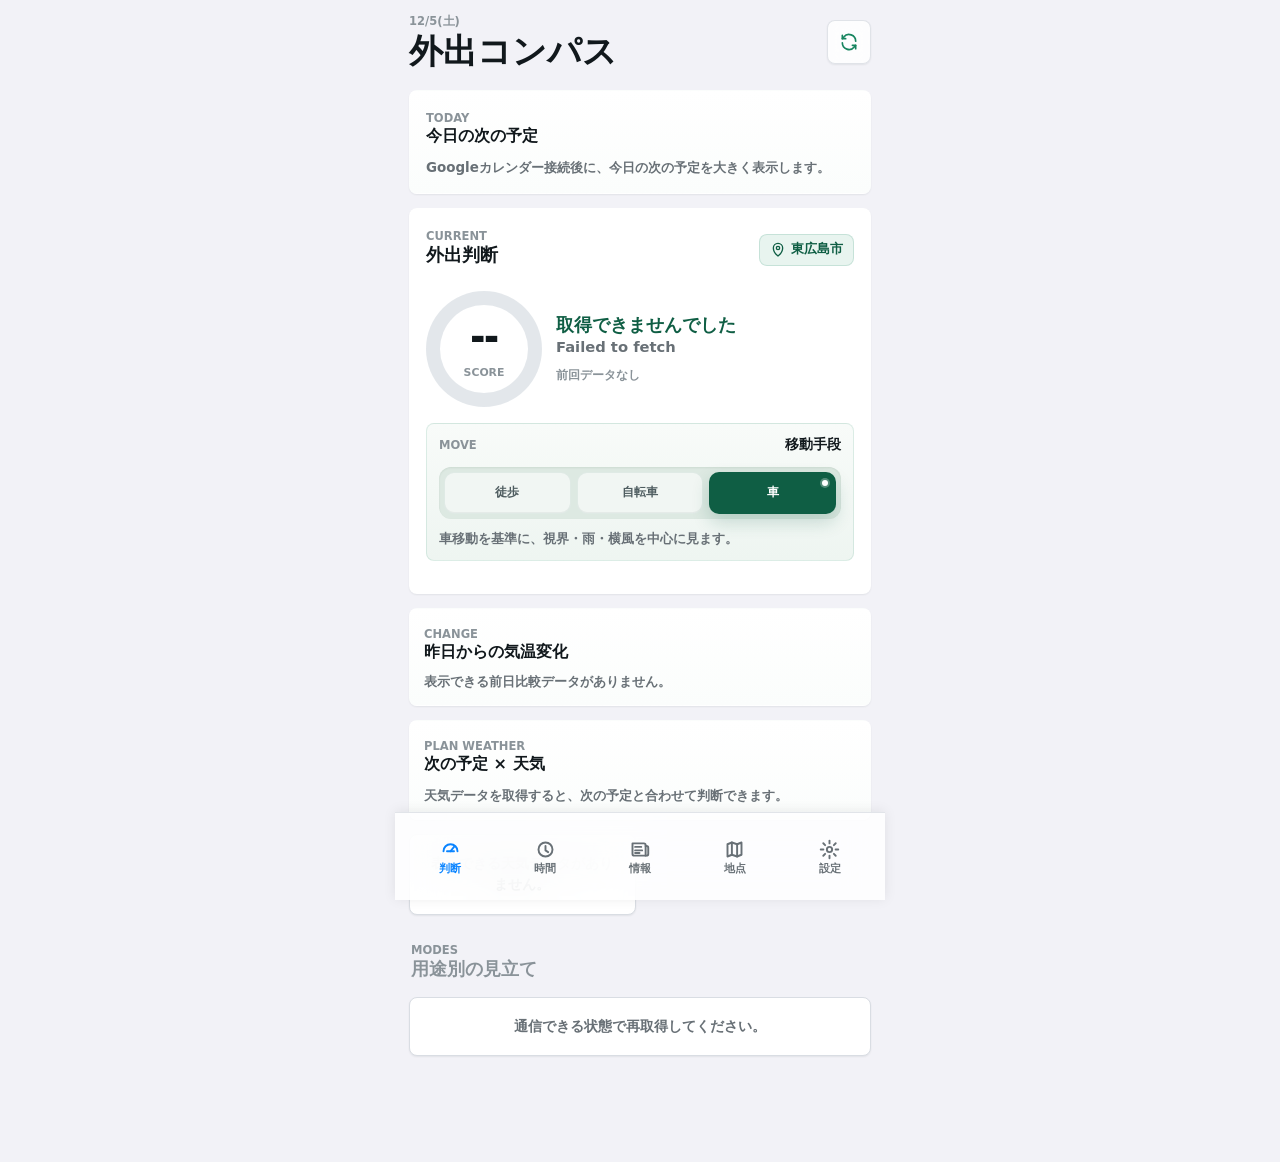
<file: index.html>
<!doctype html>
<html lang="ja">
  <head>
    <meta charset="utf-8" />
    <meta name="viewport" content="width=device-width, initial-scale=1, viewport-fit=cover" />
    <meta name="theme-color" content="#f2f2f7" />
    <meta name="mobile-web-app-capable" content="yes" />
    <meta name="apple-mobile-web-app-capable" content="yes" />
    <meta name="apple-mobile-web-app-title" content="外出コンパス" />
    <meta name="apple-mobile-web-app-status-bar-style" content="black-translucent" />
    <title>外出コンパス</title>
    <link rel="manifest" href="./manifest.webmanifest" />
    <link rel="apple-touch-icon" href="./icons/icon-180.png" />
    <link rel="icon" href="./icons/icon.svg" type="image/svg+xml" />
    <link rel="stylesheet" href="./styles.css?v=25" />
  </head>
  <body>
    <svg aria-hidden="true" class="svg-sprite">
      <symbol id="icon-refresh" viewBox="0 0 24 24">
        <path d="M20 11a8 8 0 0 0-14.3-4.9L4 8" />
        <path d="M4 4v4h4" />
        <path d="M4 13a8 8 0 0 0 14.3 4.9L20 16" />
        <path d="M16 16h4v4" />
      </symbol>
      <symbol id="icon-pin" viewBox="0 0 24 24">
        <path d="M12 21s7-5.4 7-12a7 7 0 1 0-14 0c0 6.6 7 12 7 12Z" />
        <circle cx="12" cy="9" r="2.5" />
      </symbol>
      <symbol id="icon-target" viewBox="0 0 24 24">
        <circle cx="12" cy="12" r="7" />
        <circle cx="12" cy="12" r="2.5" />
        <path d="M12 2v3" />
        <path d="M12 19v3" />
        <path d="M2 12h3" />
        <path d="M19 12h3" />
      </symbol>
      <symbol id="icon-search" viewBox="0 0 24 24">
        <circle cx="11" cy="11" r="7" />
        <path d="m16.5 16.5 4 4" />
      </symbol>
      <symbol id="icon-trash" viewBox="0 0 24 24">
        <path d="M4 7h16" />
        <path d="M10 11v6" />
        <path d="M14 11v6" />
        <path d="M6 7l1 14h10l1-14" />
        <path d="M9 7V4h6v3" />
      </symbol>
      <symbol id="icon-copy" viewBox="0 0 24 24">
        <rect x="8" y="8" width="11" height="11" rx="2" />
        <path d="M5 16H4a2 2 0 0 1-2-2V5a2 2 0 0 1 2-2h9a2 2 0 0 1 2 2v1" />
      </symbol>
      <symbol id="icon-gauge" viewBox="0 0 24 24">
        <path d="M4 14a8 8 0 1 1 16 0" />
        <path d="M12 14 16 9" />
        <path d="M8 14h8" />
      </symbol>
      <symbol id="icon-clock" viewBox="0 0 24 24">
        <circle cx="12" cy="12" r="8" />
        <path d="M12 8v5l3 2" />
      </symbol>
      <symbol id="icon-map" viewBox="0 0 24 24">
        <path d="m4 6 5-2 6 2 5-2v14l-5 2-6-2-5 2Z" />
        <path d="M9 4v14" />
        <path d="M15 6v14" />
      </symbol>
      <symbol id="icon-settings" viewBox="0 0 24 24">
        <circle cx="12" cy="12" r="3" />
        <path d="M12 2v3" />
        <path d="M12 19v3" />
        <path d="M4.9 4.9 7 7" />
        <path d="m17 17 2.1 2.1" />
        <path d="M2 12h3" />
        <path d="M19 12h3" />
        <path d="M4.9 19.1 7 17" />
        <path d="m17 7 2.1-2.1" />
      </symbol>
      <symbol id="icon-news" viewBox="0 0 24 24">
        <path d="M4 5h13a2 2 0 0 1 2 2v12H6a2 2 0 0 1-2-2Z" />
        <path d="M19 8h1a2 2 0 0 1 2 2v7a2 2 0 0 1-2 2h-1" />
        <path d="M7 9h7" />
        <path d="M7 13h8" />
        <path d="M7 16h5" />
      </symbol>
      <symbol id="icon-calendar" viewBox="0 0 24 24">
        <rect x="4" y="5" width="16" height="15" rx="2" />
        <path d="M8 3v4" />
        <path d="M16 3v4" />
        <path d="M4 10h16" />
        <path d="M8 14h.01" />
        <path d="M12 14h.01" />
        <path d="M16 14h.01" />
      </symbol>
    </svg>

    <div class="phone-app">
      <header class="top-bar">
        <div class="title-block">
          <p id="today-label" class="date-label">今日</p>
          <h1>外出コンパス</h1>
        </div>
        <button id="refresh-now" class="icon-button" type="button" aria-label="最新の天気を取得">
          <svg><use href="#icon-refresh"></use></svg>
        </button>
      </header>

      <main>
        <section id="view-dashboard" class="view active" aria-labelledby="dashboard-title">
          <div id="next-plan-hero" class="next-plan-hero" aria-live="polite">
            <div>
              <span class="section-kicker">Today</span>
              <h2>今日の次の予定</h2>
            </div>
            <p class="next-plan-empty">Googleカレンダー接続後に、今日の次の予定を大きく表示します。</p>
          </div>

          <div class="score-panel">
            <div class="location-row">
              <div>
                <span class="section-kicker">Current</span>
                <h2 id="dashboard-title">外出判断</h2>
              </div>
              <p id="active-location" class="location-pill">
                <svg><use href="#icon-pin"></use></svg>
                東広島市
              </p>
            </div>

            <div class="score-layout">
              <div id="score-ring" class="score-ring" style="--score: 0">
                <div>
                  <strong id="score-value">--</strong>
                  <span>score</span>
                </div>
              </div>
              <div class="score-copy">
                <p id="condition-label" class="condition-label">取得待ち</p>
                <p id="condition-summary">天気データを取得すると、外出しやすさを表示します。</p>
                <p id="updated-label" class="updated-label">未取得</p>
              </div>
            </div>

            <div class="transport-mode-panel">
              <div class="transport-mode-heading">
                <span class="section-kicker">Move</span>
                <strong>移動手段</strong>
              </div>
              <div class="transport-mode-control" role="group" aria-label="外出判断の移動手段">
                <button type="button" data-transport-mode="walk" aria-pressed="false">徒歩</button>
                <button type="button" data-transport-mode="bike" aria-pressed="false">自転車</button>
                <button type="button" data-transport-mode="car" aria-pressed="true">車</button>
              </div>
              <p id="transport-mode-note" class="helper-text">車移動を基準に、視界・雨・横風を中心に見ます。</p>
            </div>

            <div id="advice-list" class="advice-list"></div>
          </div>

          <div id="temperature-trend-panel" class="temperature-trend-panel" aria-live="polite">
            <div>
              <span class="section-kicker">Change</span>
              <h2>昨日からの気温変化</h2>
            </div>
            <p class="temperature-trend-empty">天気データ取得後に、今の体感気温と昨日との差を表示します。</p>
          </div>

          <div id="schedule-weather-panel" class="schedule-weather-panel" aria-live="polite">
            <div class="schedule-weather-empty">
              Googleカレンダー接続後に、次の予定と天気を合わせて表示します。
            </div>
          </div>

          <div id="metric-grid" class="metric-grid" aria-live="polite"></div>

          <div class="section-heading">
            <span class="section-kicker">Modes</span>
            <h2>用途別の見立て</h2>
          </div>
          <div id="activity-grid" class="activity-grid"></div>
        </section>

        <section id="view-timeline" class="view" aria-labelledby="timeline-title">
          <div class="section-heading">
            <span class="section-kicker">Next hours</span>
            <h2 id="timeline-title">このあと12時間</h2>
          </div>
          <div id="hourly-list" class="hourly-list"></div>

          <div class="section-heading">
            <span class="section-kicker">3 days</span>
            <h2>今日から3日</h2>
          </div>
          <div id="daily-list" class="daily-list"></div>
        </section>

        <section id="view-info" class="view" aria-labelledby="info-title">
          <div class="section-heading">
            <span class="section-kicker">Local info</span>
            <h2 id="info-title">地域情報</h2>
          </div>

          <div class="calendar-panel" aria-labelledby="calendar-title">
            <div class="calendar-toolbar">
              <div>
                <strong id="calendar-title">Googleカレンダー</strong>
                <span id="calendar-connection-label">未接続</span>
              </div>
              <div class="calendar-action-row">
                <button id="connect-calendar" class="icon-text-button calendar-connect" type="button">
                  <svg><use href="#icon-calendar"></use></svg>
                  設定へ
                </button>
                <button id="disconnect-calendar" class="calendar-disconnect-button" type="button" disabled>解除</button>
              </div>
            </div>
            <p id="calendar-status" class="helper-text" aria-live="polite">
              予定表示の枠だけ先に用意しています。
            </p>
            <div class="calendar-range-control" role="group" aria-label="Googleカレンダーの表示範囲">
              <button type="button" data-calendar-range="today" aria-pressed="false">今日</button>
              <button type="button" data-calendar-range="tomorrow" aria-pressed="false">明日</button>
              <button type="button" data-calendar-range="week" aria-pressed="true">7日間</button>
            </div>
          </div>

          <div id="calendar-preview-list" class="calendar-preview-list" aria-label="Googleカレンダー予定プレビュー"></div>

          <div class="news-panel">
            <div class="news-toolbar">
              <div>
                <strong>広島・東広島ニュース</strong>
                <span id="news-updated">未取得</span>
              </div>
              <button id="refresh-news" class="small-icon-button" type="button" aria-label="地域ニュースを更新">
                <svg><use href="#icon-refresh"></use></svg>
              </button>
            </div>
            <p id="news-status" class="helper-text" aria-live="polite">
              情報タブを開くと、地域ニュースの見出しを取得します。
            </p>
          </div>

          <div id="news-list" class="news-list"></div>

          <div class="section-heading">
            <span class="section-kicker">Events</span>
            <h2>地域イベント</h2>
          </div>

          <div class="event-feed-panel">
            <div class="news-toolbar">
              <div>
                <strong>自動取得イベント</strong>
                <span id="auto-events-updated">未取得</span>
              </div>
              <button id="refresh-events" class="small-icon-button" type="button" aria-label="イベント情報を更新">
                <svg><use href="#icon-refresh"></use></svg>
              </button>
            </div>
            <p id="events-status" class="helper-text" aria-live="polite">
              ヒガシルのイベント情報をもとに、GitHub Pages上のJSONから表示します。
            </p>
          </div>

          <div id="auto-event-list" class="auto-event-list"></div>

          <div class="event-link-list">
            <a class="event-link-card" href="https://www.city.higashihiroshima.lg.jp/calendar.html" target="_blank" rel="noopener">
              <strong>東広島市イベントカレンダー</strong>
              <span>市の催し・講座・相談</span>
            </a>
            <a class="event-link-card" href="https://hh-kanko.ne.jp/" target="_blank" rel="noopener">
              <strong>東広島観光協会</strong>
              <span>観光・祭り・地域イベント</span>
            </a>
            <a class="event-link-card" href="https://dive-hiroshima.com/" target="_blank" rel="noopener">
              <strong>ひろしま公式観光 Dive! Hiroshima</strong>
              <span>県内観光イベント</span>
            </a>
            <a class="event-link-card" href="https://www.pref.hiroshima.lg.jp/calendar/" target="_blank" rel="noopener">
              <strong>広島県イベントカレンダー</strong>
              <span>県の行事・募集・講座</span>
            </a>
          </div>

          <div class="section-heading">
            <span class="section-kicker">Official links</span>
            <h2>公式・確認リンク</h2>
          </div>
          <div class="official-link-list">
            <a class="official-link-card" href="https://news.google.com/search?q=%E6%9D%B1%E5%BA%83%E5%B3%B6&hl=ja&gl=JP&ceid=JP%3Aja" target="_blank" rel="noopener">
              <strong>Google News 東広島</strong>
              <span>地域ニュース検索</span>
            </a>
            <a class="official-link-card" href="https://www.city.higashihiroshima.lg.jp/" target="_blank" rel="noopener">
              <strong>東広島市</strong>
              <span>行政・暮らし・イベント</span>
            </a>
            <a class="official-link-card" href="https://www.pref.hiroshima.lg.jp/" target="_blank" rel="noopener">
              <strong>広島県</strong>
              <span>県内のお知らせ</span>
            </a>
            <a class="official-link-card" href="https://www.jma.go.jp/bosai/warning/#area_type=class20s&area_code=3421200&lang=ja" target="_blank" rel="noopener">
              <strong>気象庁 警報・注意報</strong>
              <span>東広島市の防災確認</span>
            </a>
          </div>
        </section>

        <section id="view-places" class="view" aria-labelledby="places-title">
          <div class="section-heading">
            <span class="section-kicker">Places</span>
            <h2 id="places-title">地点</h2>
          </div>

          <form id="search-form" class="search-form">
            <label for="place-query">地名検索</label>
            <div class="search-row">
              <input id="place-query" type="search" inputmode="search" autocomplete="off" placeholder="例: 福山、三原、広島" />
              <button class="icon-text-button primary" type="submit">
                <svg><use href="#icon-search"></use></svg>
                検索
              </button>
            </div>
          </form>

          <button id="use-gps" class="full-button subtle" type="button">
            <svg><use href="#icon-target"></use></svg>
            現在地を使う
          </button>

          <p id="place-status" class="helper-text" aria-live="polite"></p>
          <div id="search-results" class="place-list"></div>

          <div class="section-heading">
            <span class="section-kicker">Saved</span>
            <h2>保存地点</h2>
          </div>
          <div id="saved-places" class="place-list"></div>
        </section>

        <section id="view-settings" class="view" aria-labelledby="settings-title">
          <div class="section-heading">
            <span class="section-kicker">Standalone</span>
            <h2 id="settings-title">単独運用</h2>
          </div>

          <div class="info-panel">
            <div class="info-row">
              <strong>API</strong>
              <span>Open-Meteo Forecast / Geocoding / Air Quality / GDELT</span>
            </div>
            <div class="info-row">
              <strong>予定</strong>
              <span>Google Calendar APIは内蔵Client IDで接続可能</span>
            </div>
            <div class="info-row">
              <strong>保存</strong>
              <span>地点と前回取得データは、このブラウザ内に保存</span>
            </div>
            <div class="info-row">
              <strong>オフライン</strong>
              <span>通信できない場合は前回取得データを表示</span>
            </div>
            <div class="info-row">
              <strong>公開</strong>
              <span>HTTPS公開後はiPhone/Androidのホーム画面追加とPWAキャッシュに対応</span>
            </div>
            <div class="info-row">
              <strong>Android</strong>
              <span>Chromeでは条件が揃うとインストールボタンからアプリとして追加可能</span>
            </div>
          </div>

          <div class="install-panel">
            <div class="section-heading compact">
              <span class="section-kicker">Install</span>
              <h2>Android / iPhoneへ追加</h2>
            </div>
            <p id="install-status" class="helper-text" aria-live="polite">
              Android Chromeでは、準備ができるとこの画面からインストールできます。
            </p>
            <button id="install-app" class="full-button primary" type="button" disabled>インストール</button>
          </div>

          <div class="update-panel">
            <div class="section-heading compact">
              <span class="section-kicker">Update</span>
              <h2>アプリ更新</h2>
            </div>
            <p class="helper-text">
              ホーム画面版の表示が古いときは、ここから最新版を確認できます。
            </p>
            <div class="button-row">
              <button id="check-app-update" class="full-button primary" type="button">
                <svg><use href="#icon-refresh"></use></svg>
                更新確認
              </button>
              <button id="reload-app" class="full-button subtle" type="button" hidden>再読み込み</button>
            </div>
            <p id="app-update-status" class="helper-text" aria-live="polite"></p>
          </div>

          <div class="calendar-settings-panel">
            <div class="section-heading compact">
              <span class="section-kicker">Calendar</span>
              <h2>Googleカレンダー接続</h2>
            </div>
            <label class="calendar-client-label">
              <span>OAuth Client ID（必要な場合だけ上書き）</span>
              <input id="calendar-client-id" type="text" inputmode="url" autocomplete="off" placeholder="1234567890-xxxxx.apps.googleusercontent.com" />
            </label>
            <div class="button-row">
              <button id="save-calendar-client" class="full-button primary" type="button">保存</button>
              <button id="clear-calendar-client" class="full-button subtle" type="button">既定に戻す</button>
            </div>
            <p id="calendar-settings-status" class="helper-text" aria-live="polite"></p>
          </div>

          <div class="backup-panel">
            <div class="section-heading compact">
              <span class="section-kicker">Backup</span>
              <h2>保存データ</h2>
            </div>
            <div class="button-row">
              <button id="export-data" class="full-button subtle" type="button">書き出す</button>
              <button id="copy-data" class="full-button subtle" type="button">
                <svg><use href="#icon-copy"></use></svg>
                コピー
              </button>
            </div>
            <label class="backup-label">
              <span>バックアップJSON</span>
              <textarea id="backup-text" rows="7" placeholder="保存地点のバックアップをここに表示します。"></textarea>
            </label>
            <button id="import-data" class="full-button primary" type="button">貼り付けた内容で復元</button>
            <p id="backup-status" class="helper-text" aria-live="polite"></p>
          </div>
        </section>
      </main>

      <nav class="bottom-nav" aria-label="画面切り替え">
        <button class="nav-button active" type="button" data-view="dashboard">
          <svg><use href="#icon-gauge"></use></svg>
          <span>判断</span>
        </button>
        <button class="nav-button" type="button" data-view="timeline">
          <svg><use href="#icon-clock"></use></svg>
          <span>時間</span>
        </button>
        <button class="nav-button" type="button" data-view="info">
          <svg><use href="#icon-news"></use></svg>
          <span>情報</span>
        </button>
        <button class="nav-button" type="button" data-view="places">
          <svg><use href="#icon-map"></use></svg>
          <span>地点</span>
        </button>
        <button class="nav-button" type="button" data-view="settings">
          <svg><use href="#icon-settings"></use></svg>
          <span>設定</span>
        </button>
      </nav>
    </div>

    <script src="./app.js?v=25"></script>
  </body>
</html>
</file>
<file: styles.css>
:root {
  color-scheme: light;
  --bg: #f2f2f7;
  --surface: #ffffff;
  --surface-strong: #ffffff;
  --ink: #11181c;
  --muted: #687076;
  --muted-2: #8a9399;
  --line: #d9dde3;
  --green: #16845f;
  --green-dark: #0f5e44;
  --green-soft: #e8f4ef;
  --blue: #0a84ff;
  --blue-soft: #e7f1ff;
  --coral: #ff453a;
  --coral-soft: #ffe7e5;
  --amber: #ff9f0a;
  --amber-soft: #fff3df;
  --shadow: 0 1px 2px rgba(17, 24, 28, 0.07);
  --nav-height: 88px;
}

* {
  box-sizing: border-box;
}

html {
  min-height: 100%;
  background: var(--bg);
  overflow-x: hidden;
}

body {
  min-height: 100%;
  margin: 0;
  background: var(--bg);
  color: var(--ink);
  font-family:
    "Hiragino Maru Gothic ProN", "ヒラギノ丸ゴ ProN",
    "TsukuBRdGothic-Regular", "筑紫B丸ゴシック", "Hiragino Sans",
    "Yu Gothic", "YuGothic", "Meiryo", system-ui, sans-serif;
  overflow-x: hidden;
}

button,
input,
textarea {
  font: inherit;
}

button {
  cursor: pointer;
  -webkit-tap-highlight-color: transparent;
}

svg {
  width: 20px;
  height: 20px;
  fill: none;
  stroke: currentColor;
  stroke-linecap: round;
  stroke-linejoin: round;
  stroke-width: 2;
}

.svg-sprite {
  position: absolute;
  width: 0;
  height: 0;
  overflow: hidden;
}

.phone-app {
  width: 100%;
  min-height: 100vh;
  max-width: 490px;
  margin: 0 auto;
  padding:
    calc(12px + env(safe-area-inset-top))
    14px
    calc(var(--nav-height) + 18px + env(safe-area-inset-bottom));
}

.top-bar,
.location-row,
.search-row,
.button-row,
.place-actions {
  display: flex;
  align-items: center;
}

.top-bar {
  justify-content: space-between;
  gap: 16px;
  margin: -2px -2px 10px;
  padding: 4px 2px 10px;
}

.title-block {
  min-width: 0;
}

.date-label,
.section-kicker {
  margin: 0 0 5px;
  color: var(--muted-2);
  font-size: 0.72rem;
  font-weight: 900;
  letter-spacing: 0;
  text-transform: uppercase;
}

h1,
h2,
p {
  margin-top: 0;
}

h1 {
  margin-bottom: 0;
  font-size: 2.14rem;
  line-height: 1.04;
  letter-spacing: 0;
}

h2 {
  margin-bottom: 8px;
  font-size: 1.12rem;
  line-height: 1.26;
  letter-spacing: 0;
}

.view {
  display: none;
  gap: 14px;
}

.view.active {
  display: grid;
}

.score-panel,
.next-plan-hero,
.temperature-trend-panel,
.metric-card,
.activity-card,
.hour-card,
.day-card,
.schedule-weather-panel,
.search-form,
.place-card,
.calendar-panel,
.calendar-preview-card,
.calendar-settings-panel,
.news-panel,
.news-card,
.official-link-card,
.event-link-card,
.event-feed-panel,
.auto-event-card,
.info-panel,
.update-panel,
.backup-panel,
.empty-state {
  border: 1px solid var(--line);
  border-radius: 8px;
  background: var(--surface);
  box-shadow: var(--shadow);
}

.score-panel {
  display: grid;
  gap: 16px;
  padding: 16px;
  border-color: transparent;
}

.location-row {
  justify-content: space-between;
  gap: 12px;
}

.location-pill {
  display: inline-flex;
  align-items: center;
  max-width: 45%;
  min-width: 0;
  min-height: 32px;
  margin: 0;
  padding: 6px 10px;
  border: 1px solid rgba(22, 132, 95, 0.16);
  border-radius: 8px;
  background: var(--green-soft);
  color: var(--green-dark);
  font-size: 0.8rem;
  font-weight: 900;
  overflow: hidden;
  text-overflow: ellipsis;
  white-space: nowrap;
}

.location-pill svg {
  width: 16px;
  height: 16px;
  margin-right: 5px;
  flex: 0 0 auto;
}

.score-layout {
  display: grid;
  grid-template-columns: 116px minmax(0, 1fr);
  gap: 14px;
  align-items: center;
}

.score-layout > *,
.metric-grid > *,
.activity-card > *,
.day-card > *,
.hour-card > * {
  min-width: 0;
}

.score-ring {
  --score-color: var(--green);
  display: grid;
  width: 116px;
  height: 116px;
  place-items: center;
  border-radius: 50%;
  background:
    conic-gradient(var(--score-color) calc(var(--score) * 1%), #e3e7eb 0);
}

.score-ring > div {
  display: grid;
  width: 88px;
  height: 88px;
  place-items: center;
  border-radius: 50%;
  background: var(--surface-strong);
  text-align: center;
}

.score-ring strong {
  margin-bottom: -18px;
  color: var(--ink);
  font-size: 2.06rem;
  font-weight: 950;
}

.score-ring span {
  color: var(--muted-2);
  font-size: 0.68rem;
  font-weight: 900;
  text-transform: uppercase;
}

.condition-label {
  margin-bottom: 5px;
  color: var(--green-dark);
  font-size: 1.12rem;
  font-weight: 950;
  line-height: 1.25;
}

.score-copy p {
  margin-bottom: 0;
}

#condition-summary {
  color: var(--muted);
  font-size: 0.92rem;
  font-weight: 750;
  line-height: 1.45;
}

.updated-label {
  margin-top: 9px;
  color: var(--muted-2);
  font-size: 0.76rem;
  font-weight: 800;
}

.next-plan-hero {
  display: grid;
  gap: 12px;
  padding: 16px;
  border-color: transparent;
  background: linear-gradient(180deg, #ffffff 0%, #fbfdfc 100%);
}

.next-plan-top {
  display: flex;
  align-items: flex-start;
  justify-content: space-between;
  gap: 12px;
}

.next-plan-hero h2 {
  margin: 0;
  font-size: 1rem;
  line-height: 1.25;
}

.next-plan-main {
  display: grid;
  gap: 8px;
}

.next-plan-title {
  margin: 0;
  color: var(--ink);
  font-size: 1.18rem;
  font-weight: 950;
  line-height: 1.25;
  overflow-wrap: anywhere;
}

.next-plan-meta,
.next-plan-empty {
  margin: 0;
  color: var(--muted);
  font-size: 0.84rem;
  font-weight: 800;
  line-height: 1.45;
  overflow-wrap: anywhere;
}

.next-plan-score {
  display: grid;
  width: 50px;
  height: 50px;
  place-items: center;
  border-radius: 8px;
  background: var(--blue-soft);
  color: var(--blue);
  font-size: 1.12rem;
  font-weight: 950;
}

.next-plan-score.good {
  background: var(--green-soft);
  color: var(--green-dark);
}

.next-plan-score.warn {
  background: var(--amber-soft);
  color: #7a551a;
}

.next-plan-score.bad {
  background: var(--coral-soft);
  color: #8a3222;
}

.next-plan-summary {
  display: grid;
  gap: 4px;
  padding: 10px;
  border-radius: 8px;
  background: #f4f7f6;
  color: var(--muted);
  font-size: 0.76rem;
  font-weight: 800;
  line-height: 1.35;
}

.next-plan-summary strong {
  font-size: 0.88rem;
  font-weight: 950;
}

.next-plan-summary.good strong {
  color: var(--green-dark);
}

.next-plan-summary.warn strong {
  color: #7a551a;
}

.next-plan-summary.bad strong {
  color: #8a3222;
}

.advice-list {
  display: grid;
  gap: 7px;
}

.transport-mode-panel {
  display: grid;
  gap: 10px;
  padding: 12px;
  border: 1px solid rgba(22, 132, 95, 0.12);
  border-radius: 8px;
  background: linear-gradient(180deg, #f8fbf9 0%, #eef5f1 100%);
}

.transport-mode-heading {
  display: flex;
  align-items: baseline;
  justify-content: space-between;
  gap: 10px;
}

.transport-mode-heading strong {
  color: var(--ink);
  font-size: 0.86rem;
  font-weight: 950;
}

.transport-mode-control {
  display: grid;
  grid-template-columns: repeat(3, minmax(0, 1fr));
  gap: 6px;
  padding: 5px;
  border-radius: 12px;
  background: #dde9e2;
  box-shadow: inset 0 1px 2px rgba(41, 74, 59, 0.09);
}

.transport-mode-control button {
  position: relative;
  display: flex;
  align-items: center;
  justify-content: center;
  min-height: 42px;
  padding: 0 10px;
  border: 1px solid rgba(15, 94, 68, 0.08);
  border-radius: 10px;
  appearance: none;
  -webkit-appearance: none;
  background: rgba(255, 255, 255, 0.58);
  color: #4f5d60;
  font-size: 0.78rem;
  font-weight: 950;
  line-height: 1;
  letter-spacing: 0;
  box-shadow: inset 0 -1px 0 rgba(41, 74, 59, 0.06);
  transition:
    background 140ms ease,
    box-shadow 140ms ease,
    color 140ms ease,
    transform 140ms ease;
}

.transport-mode-control button.active {
  border-color: rgba(15, 94, 68, 0.18);
  background: var(--green-dark);
  color: #ffffff;
  box-shadow: 0 8px 18px rgba(15, 94, 68, 0.2);
}

.transport-mode-control button.active::after {
  position: absolute;
  top: 7px;
  right: 7px;
  width: 6px;
  height: 6px;
  border-radius: 999px;
  background: #ffffff;
  box-shadow: 0 0 0 2px rgba(255, 255, 255, 0.28);
  content: "";
}

.transport-mode-control button:active {
  transform: scale(0.98);
}

.transport-mode-control button:focus-visible {
  outline: 2px solid var(--green);
  outline-offset: 2px;
}

.advice-item {
  display: grid;
  grid-template-columns: 3px minmax(0, 1fr);
  gap: 10px;
  align-items: stretch;
  color: #222b2f;
  font-size: 0.88rem;
  font-weight: 800;
  line-height: 1.42;
  padding: 7px 0;
}

.advice-item::before {
  content: "";
  border-radius: 8px;
  background: var(--amber);
}

.metric-grid {
  display: grid;
  grid-template-columns: repeat(2, minmax(0, 1fr));
  gap: 9px;
}

.metric-card {
  min-height: 88px;
  padding: 12px;
  overflow: hidden;
  border-color: transparent;
}

.metric-card span {
  display: block;
  color: var(--muted-2);
  font-size: 0.72rem;
  font-weight: 900;
}

.metric-card strong {
  display: block;
  margin: 5px 0 4px;
  color: var(--ink);
  font-size: 1.26rem;
  font-weight: 950;
  line-height: 1.05;
  overflow-wrap: anywhere;
}

.metric-card small {
  color: var(--muted);
  font-size: 0.76rem;
  font-weight: 800;
  line-height: 1.35;
}

.section-heading {
  padding: 10px 2px 2px;
  color: var(--muted-2);
  background: transparent;
  border: 0;
  box-shadow: none;
}

.section-heading.compact {
  padding: 0;
  border: 0;
  background: transparent;
  box-shadow: none;
}

.section-heading h2 {
  margin-bottom: 0;
}

.activity-grid,
.daily-list {
  display: grid;
  gap: 9px;
}

.schedule-weather-panel {
  display: grid;
  gap: 12px;
  padding: 14px;
  border-color: transparent;
  background: linear-gradient(180deg, #ffffff 0%, #fbfdfc 100%);
}

.schedule-weather-header {
  display: flex;
  align-items: flex-start;
  justify-content: space-between;
  gap: 12px;
}

.schedule-weather-header h2 {
  margin: 0;
  font-size: 1rem;
  line-height: 1.25;
}

.schedule-weather-score {
  display: grid;
  width: 44px;
  height: 44px;
  place-items: center;
  border-radius: 8px;
  background: var(--blue-soft);
  color: var(--blue);
  font-size: 1.02rem;
  font-weight: 950;
}

.schedule-weather-score.good {
  background: var(--green-soft);
  color: var(--green-dark);
}

.schedule-weather-score.warn {
  background: var(--amber-soft);
  color: #7a551a;
}

.schedule-weather-score.bad {
  background: var(--coral-soft);
  color: #8a3222;
}

.schedule-weather-main {
  display: grid;
  gap: 8px;
}

.schedule-weather-title {
  margin: 0;
  color: var(--ink);
  font-size: 0.98rem;
  font-weight: 950;
  line-height: 1.32;
  overflow-wrap: anywhere;
}

.schedule-weather-time,
.schedule-weather-empty {
  margin: 0;
  color: var(--muted);
  font-size: 0.82rem;
  font-weight: 800;
  line-height: 1.45;
  overflow-wrap: anywhere;
}

.schedule-weather-summary {
  display: grid;
  gap: 4px;
  padding: 10px;
  border-radius: 8px;
  background: #f4f7f6;
}

.schedule-weather-summary span {
  font-size: 0.86rem;
  font-weight: 950;
}

.schedule-weather-summary span.good {
  color: var(--green-dark);
}

.schedule-weather-summary span.warn {
  color: #7a551a;
}

.schedule-weather-summary span.bad {
  color: #8a3222;
}

.schedule-weather-summary small {
  color: var(--muted);
  font-size: 0.74rem;
  font-weight: 800;
  line-height: 1.35;
}

.schedule-weather-advice {
  display: flex;
  flex-wrap: wrap;
  gap: 6px;
}

.schedule-weather-advice span {
  display: inline-flex;
  min-height: 24px;
  align-items: center;
  padding: 0 8px;
  border-radius: 999px;
  background: var(--blue-soft);
  color: var(--blue);
  font-size: 0.72rem;
  font-weight: 950;
  line-height: 1.1;
}

.temperature-trend-panel {
  display: grid;
  gap: 10px;
  padding: 14px;
  border-color: transparent;
  background: linear-gradient(180deg, #ffffff 0%, #fbfdfc 100%);
}

.temperature-trend-header {
  display: flex;
  align-items: flex-start;
  justify-content: space-between;
  gap: 12px;
}

.temperature-trend-header h2,
.temperature-trend-panel h2 {
  margin: 0;
  font-size: 1rem;
  line-height: 1.25;
}

.temperature-trend-header span:last-child {
  display: inline-flex;
  min-height: 26px;
  align-items: center;
  padding: 0 9px;
  border-radius: 999px;
  background: var(--green-soft);
  color: var(--green-dark);
  font-size: 0.72rem;
  font-weight: 950;
  white-space: nowrap;
}

.temperature-trend-title {
  color: var(--ink);
  font-size: 1.08rem;
  font-weight: 950;
  line-height: 1.32;
}

.temperature-trend-summary,
.temperature-trend-empty {
  margin: 0;
  color: var(--muted);
  font-size: 0.82rem;
  font-weight: 800;
  line-height: 1.45;
}

.temperature-trend-details {
  display: flex;
  flex-wrap: wrap;
  gap: 6px;
}

.temperature-trend-details span {
  display: inline-flex;
  min-height: 26px;
  align-items: center;
  padding: 0 9px;
  border-radius: 999px;
  background: #f4f7f6;
  color: var(--muted);
  font-size: 0.74rem;
  font-weight: 900;
}

.temperature-trend-panel.warmer {
  background: linear-gradient(180deg, #fffaf0 0%, #fff4df 100%);
}

.temperature-trend-panel.warmer .temperature-trend-title,
.temperature-trend-panel.warmer .temperature-trend-header span:last-child {
  color: #7a551a;
}

.temperature-trend-panel.warmer .temperature-trend-header span:last-child,
.temperature-trend-panel.warmer .temperature-trend-details span {
  background: var(--amber-soft);
}

.temperature-trend-panel.cooler {
  background: linear-gradient(180deg, #f7fbff 0%, #edf6ff 100%);
}

.temperature-trend-panel.cooler .temperature-trend-title,
.temperature-trend-panel.cooler .temperature-trend-header span:last-child {
  color: #0b5cad;
}

.temperature-trend-panel.cooler .temperature-trend-header span:last-child,
.temperature-trend-panel.cooler .temperature-trend-details span {
  background: var(--blue-soft);
}

.temperature-trend-panel.alert {
  border-color: rgba(255, 69, 58, 0.32);
  box-shadow: 0 8px 22px rgba(255, 69, 58, 0.16);
}

.temperature-trend-panel.alert.warmer {
  background: linear-gradient(180deg, #fff5f3 0%, #ffe7e5 100%);
}

.temperature-trend-panel.alert.warmer .temperature-trend-title,
.temperature-trend-panel.alert.warmer .temperature-trend-header span:last-child {
  color: #8a3222;
}

.temperature-trend-panel.alert.warmer .temperature-trend-header span:last-child,
.temperature-trend-panel.alert.warmer .temperature-trend-details span {
  background: #ffd8d3;
  color: #8a3222;
}

.temperature-trend-panel.alert.cooler {
  background: linear-gradient(180deg, #f0f7ff 0%, #dcebff 100%);
  border-color: rgba(10, 92, 173, 0.28);
  box-shadow: 0 8px 22px rgba(10, 92, 173, 0.14);
}

.temperature-trend-panel.alert.cooler .temperature-trend-title,
.temperature-trend-panel.alert.cooler .temperature-trend-header span:last-child {
  color: #08477f;
}

.temperature-trend-panel.alert.cooler .temperature-trend-header span:last-child,
.temperature-trend-panel.alert.cooler .temperature-trend-details span {
  background: #cfe3ff;
  color: #08477f;
}

.activity-card {
  display: grid;
  grid-template-columns: 58px minmax(0, 1fr);
  gap: 11px;
  min-height: 84px;
  padding: 12px;
  align-items: center;
  border-color: transparent;
}

.activity-score {
  display: grid;
  width: 50px;
  height: 50px;
  place-items: center;
  border-radius: 8px;
  background: var(--blue-soft);
  color: var(--blue);
  font-size: 1.1rem;
  font-weight: 950;
}

.activity-card.good .activity-score {
  background: var(--green-soft);
  color: var(--green-dark);
}

.activity-card.warn .activity-score {
  background: var(--amber-soft);
  color: #7a551a;
}

.activity-card.bad .activity-score {
  background: var(--coral-soft);
  color: #8a3222;
}

.activity-card h3,
.place-card h3 {
  margin: 0 0 5px;
  font-size: 0.98rem;
  line-height: 1.3;
}

.activity-card p,
.place-card p,
.helper-text {
  margin: 0;
  color: var(--muted);
  font-size: 0.82rem;
  font-weight: 750;
  line-height: 1.45;
}

.hourly-list {
  display: grid;
  gap: 9px;
}

.hour-card {
  display: grid;
  grid-template-columns: 52px minmax(0, 1fr) 58px;
  gap: 10px;
  align-items: center;
  min-height: 64px;
  padding: 10px 12px;
  border-color: transparent;
}

.hour-time,
.hour-score {
  font-weight: 950;
}

.hour-time {
  color: var(--ink);
  font-size: 0.88rem;
}

.hour-main {
  min-width: 0;
}

.hour-main strong {
  display: block;
  font-size: 0.9rem;
}

.hour-main span {
  color: var(--muted);
  font-size: 0.74rem;
  font-weight: 800;
}

.bar-track {
  height: 5px;
  margin-top: 7px;
  border-radius: 999px;
  background: #e7eaee;
  overflow: hidden;
}

.bar-value {
  height: 100%;
  width: 0%;
  border-radius: inherit;
  background: var(--green);
}

.hour-score {
  text-align: right;
}

.day-card {
  display: grid;
  grid-template-columns: 84px minmax(0, 1fr);
  gap: 12px;
  padding: 14px;
  border-color: transparent;
}

.day-date {
  color: var(--green-dark);
  font-size: 0.84rem;
  font-weight: 950;
}

.day-main strong {
  display: block;
  margin-bottom: 7px;
  font-size: 0.96rem;
}

.day-main span {
  display: block;
  color: var(--muted);
  font-size: 0.8rem;
  font-weight: 800;
  line-height: 1.45;
}

.calendar-panel,
.news-panel {
  display: grid;
  gap: 10px;
  padding: 14px;
  border-color: transparent;
}

.update-panel {
  display: grid;
  gap: 10px;
  padding: 14px;
  border-color: transparent;
}

.install-panel {
  display: grid;
  gap: 10px;
  padding: 14px;
  border-color: transparent;
}

.update-panel .helper-text,
.install-panel .helper-text {
  margin: 0;
}

.calendar-toolbar,
.news-toolbar {
  display: flex;
  align-items: center;
  justify-content: space-between;
  gap: 12px;
}

.calendar-toolbar strong,
.news-toolbar strong {
  display: block;
  margin-bottom: 4px;
  font-size: 1rem;
  line-height: 1.25;
}

.calendar-toolbar span,
.news-toolbar span {
  color: var(--muted-2);
  font-size: 0.78rem;
  font-weight: 850;
}

.calendar-connect {
  min-width: 120px;
  background: var(--blue-soft);
  color: var(--blue);
}

.calendar-action-row {
  display: flex;
  flex: 0 0 auto;
  align-items: center;
  gap: 7px;
}

.calendar-connect:disabled {
  background: #f5f6f8;
  color: var(--muted-2);
  cursor: default;
  opacity: 1;
}

.calendar-disconnect-button {
  min-height: 38px;
  padding: 0 10px;
  border: 0;
  border-radius: 8px;
  background: #f5f6f8;
  color: var(--muted);
  font-size: 0.8rem;
  font-weight: 900;
}

.calendar-disconnect-button:disabled {
  color: var(--muted-2);
  cursor: default;
}

.calendar-range-control {
  display: grid;
  grid-template-columns: repeat(3, minmax(0, 1fr));
  gap: 4px;
  padding: 4px;
  border-radius: 10px;
  background: #f2f5f3;
}

.calendar-range-control button {
  min-height: 34px;
  border: 0;
  border-radius: 7px;
  background: transparent;
  color: var(--muted);
  font-size: 0.78rem;
  font-weight: 950;
}

.calendar-range-control button.active {
  background: #ffffff;
  color: var(--green-dark);
  box-shadow: 0 6px 16px rgba(41, 74, 59, 0.1);
}

.calendar-range-control button:focus-visible {
  outline: 2px solid var(--green);
  outline-offset: 2px;
}

.calendar-preview-list {
  display: grid;
  gap: 9px;
}

.calendar-preview-card {
  display: grid;
  grid-template-columns: 58px minmax(0, 1fr) 64px;
  gap: 10px;
  align-items: center;
  min-height: 76px;
  padding: 12px;
  border-color: transparent;
}

.calendar-preview-date {
  display: grid;
  min-height: 44px;
  place-items: center;
  border-radius: 8px;
  background: var(--blue-soft);
  color: var(--blue);
  font-size: 0.72rem;
  font-weight: 950;
  line-height: 1.15;
  text-align: center;
}

.calendar-preview-card h3 {
  margin: 0 0 5px;
  font-size: 0.96rem;
  line-height: 1.3;
  overflow-wrap: anywhere;
  word-break: break-all;
}

.calendar-preview-card p {
  margin: 0;
  color: var(--muted);
  font-size: 0.78rem;
  font-weight: 800;
  line-height: 1.42;
  overflow-wrap: anywhere;
}

.calendar-preview-time {
  color: var(--green-dark);
  font-size: 0.82rem;
  font-weight: 950;
  text-align: right;
  overflow-wrap: anywhere;
}

.calendar-event-card {
  grid-template-columns: 58px minmax(0, 1fr);
  gap: 12px;
  align-items: start;
  min-height: auto;
  padding: 14px;
  border-color: #e7ece9;
  background: linear-gradient(180deg, #ffffff 0%, #fbfdfc 100%);
}

.calendar-event-date-badge {
  display: grid;
  min-height: 60px;
  place-items: center;
  align-content: center;
  gap: 3px;
  border-radius: 8px;
  background: var(--green-soft);
  color: var(--green-dark);
  text-align: center;
}

.calendar-event-date-badge strong {
  font-size: 0.8rem;
  font-weight: 950;
  line-height: 1.1;
}

.calendar-event-date-badge span {
  color: var(--muted);
  font-size: 0.66rem;
  font-weight: 900;
  line-height: 1.1;
}

.calendar-event-body {
  display: grid;
  gap: 8px;
}

.calendar-event-title-row {
  display: flex;
  align-items: flex-start;
  justify-content: space-between;
  gap: 8px;
}

.calendar-event-title-row h3 {
  min-width: 0;
  margin: 0;
  font-size: 0.98rem;
  line-height: 1.32;
}

.calendar-event-time-pill {
  flex: 0 0 auto;
  max-width: 116px;
  padding: 5px 7px;
  border-radius: 999px;
  background: var(--blue-soft);
  color: var(--blue);
  font-size: 0.7rem;
  font-weight: 950;
  line-height: 1.15;
  text-align: center;
  overflow-wrap: anywhere;
}

.calendar-event-meta-row {
  display: flex;
  flex-wrap: wrap;
  align-items: center;
  gap: 6px;
}

.calendar-event-type-chip {
  display: inline-flex;
  align-items: center;
  min-height: 22px;
  padding: 0 7px;
  border-radius: 999px;
  background: #f0f7f4;
  color: var(--green-dark);
  font-size: 0.68rem;
  font-weight: 950;
  line-height: 1;
}

.calendar-event-meta-row p {
  flex: 1 1 150px;
}

.calendar-event-link {
  width: fit-content;
}

.small-icon-button {
  display: grid;
  width: 40px;
  height: 40px;
  place-items: center;
  border: 0;
  border-radius: 8px;
  background: #f5f6f8;
  color: var(--blue);
  font-weight: 900;
}

.news-list,
.official-link-list,
.event-link-list,
.auto-event-list {
  display: grid;
  gap: 9px;
}

.news-card {
  display: grid;
  gap: 10px;
  padding: 14px;
  border-color: transparent;
}

.news-card h3,
.auto-event-card h3 {
  margin: 0 0 10px;
  font-size: 0.96rem;
  line-height: 1.4;
  line-break: anywhere;
  overflow-wrap: anywhere;
  word-break: break-all;
}

.news-card > div,
.auto-event-card > div,
.calendar-preview-card > div {
  min-width: 0;
}

.news-meta,
.auto-event-meta {
  margin-bottom: 7px;
  color: var(--muted-2);
  font-size: 0.74rem;
  font-weight: 900;
  line-height: 1.35;
}

.news-open-link,
.official-link-card,
.event-link-card {
  color: inherit;
  text-decoration: none;
}

.news-open-link {
  display: inline-flex;
  min-height: 34px;
  align-items: center;
  color: var(--blue);
  font-size: 0.86rem;
  font-weight: 950;
}

.event-feed-panel {
  display: grid;
  gap: 10px;
  padding: 14px;
  border-color: transparent;
}

.auto-event-card {
  display: grid;
  gap: 10px;
  padding: 14px;
  border-color: transparent;
}

.auto-event-card p {
  margin: 0 0 9px;
  color: var(--muted);
  font-size: 0.82rem;
  font-weight: 750;
  line-height: 1.45;
  line-break: anywhere;
  overflow-wrap: anywhere;
  word-break: break-all;
}

.auto-event-card small {
  display: block;
  margin: -2px 0 8px;
  color: var(--green-dark);
  font-size: 0.76rem;
  font-weight: 900;
  line-height: 1.35;
  line-break: anywhere;
  overflow-wrap: anywhere;
  word-break: break-all;
}

.auto-event-tags {
  display: flex;
  flex-wrap: wrap;
  gap: 6px;
  margin: 8px 0 2px;
}

.auto-event-tags span {
  display: inline-flex;
  min-height: 26px;
  align-items: center;
  padding: 0 8px;
  border-radius: 8px;
  background: var(--green-soft);
  color: var(--green-dark);
  font-size: 0.72rem;
  font-weight: 900;
}

.official-link-card,
.event-link-card {
  display: grid;
  gap: 5px;
  padding: 14px;
  border-color: transparent;
}

.official-link-card strong,
.event-link-card strong {
  color: var(--ink);
  font-size: 0.96rem;
  line-height: 1.3;
}

.official-link-card span,
.event-link-card span {
  color: var(--muted);
  font-size: 0.8rem;
  font-weight: 800;
}

.event-link-card {
  border-left: 4px solid rgba(10, 132, 255, 0.7);
}

.search-form {
  display: grid;
  gap: 9px;
  padding: 14px;
  border-color: transparent;
}

.search-form label,
.backup-label span {
  color: var(--muted-2);
  font-size: 0.84rem;
  font-weight: 900;
}

.search-row {
  gap: 8px;
}

.search-row input,
.backup-label textarea {
  width: 100%;
  border: 1px solid transparent;
  border-radius: 8px;
  background: #f5f6f8;
  color: var(--ink);
}

.search-row input {
  min-width: 0;
  min-height: 46px;
  padding: 0 12px;
}

.backup-label textarea {
  margin-top: 10px;
  padding: 12px;
  line-height: 1.5;
  resize: vertical;
}

.icon-button,
.icon-text-button,
.full-button,
.place-action,
.nav-button {
  border: 0;
  border-radius: 8px;
  color: inherit;
  font-weight: 900;
}

.icon-button {
  display: grid;
  width: 44px;
  height: 44px;
  place-items: center;
  border: 1px solid rgba(217, 221, 227, 0.8);
  background: rgba(255, 255, 255, 0.86);
  color: var(--green);
  box-shadow: var(--shadow);
  backdrop-filter: blur(18px);
}

.icon-text-button,
.full-button {
  display: inline-flex;
  min-height: 46px;
  align-items: center;
  justify-content: center;
  gap: 8px;
  padding: 0 14px;
}

.full-button {
  width: 100%;
}

.primary {
  background: var(--blue);
  color: #ffffff;
}

.subtle {
  border: 1px solid transparent;
  background: var(--surface);
  color: var(--blue);
}

.icon-button:active,
.icon-text-button:active,
.full-button:active,
.place-action:active,
.nav-button:active {
  transform: scale(0.98);
}

button:focus-visible,
input:focus-visible,
textarea:focus-visible {
  outline: 3px solid rgba(31, 122, 97, 0.24);
  outline-offset: 2px;
}

.place-list {
  display: grid;
  gap: 9px;
}

.place-card {
  display: grid;
  gap: 11px;
  padding: 14px;
  border-color: transparent;
}

.place-card.active {
  border-color: rgba(22, 132, 95, 0.22);
  background: var(--green-soft);
}

.place-actions {
  gap: 8px;
}

.place-action {
  min-height: 38px;
  padding: 0 12px;
  background: #f5f6f8;
  border: 1px solid transparent;
  color: var(--blue);
}

.place-action.primary-action {
  background: var(--blue);
  color: #fff;
  border-color: var(--blue);
}

.info-panel,
.calendar-settings-panel,
.install-panel,
.backup-panel {
  display: grid;
  gap: 12px;
  padding: 16px;
  border-color: transparent;
}

.calendar-client-label span {
  color: var(--muted-2);
  font-size: 0.84rem;
  font-weight: 900;
}

.calendar-client-label input {
  width: 100%;
  min-height: 46px;
  margin-top: 10px;
  padding: 0 12px;
  border: 1px solid transparent;
  border-radius: 8px;
  background: #f5f6f8;
  color: var(--ink);
  font-size: 0.82rem;
}

.info-row {
  display: grid;
  grid-template-columns: 70px minmax(0, 1fr);
  gap: 10px;
}

.info-row strong {
  color: var(--ink);
  font-size: 0.84rem;
  font-weight: 950;
}

.info-row span {
  color: var(--muted);
  font-size: 0.84rem;
  font-weight: 750;
  line-height: 1.45;
}

.button-row {
  gap: 8px;
}

.empty-state {
  padding: 18px;
  color: var(--muted);
  font-size: 0.9rem;
  font-weight: 800;
  line-height: 1.5;
  text-align: center;
}

.bottom-nav {
  position: fixed;
  bottom: 0;
  left: 50%;
  z-index: 10;
  display: grid;
  grid-template-columns: repeat(5, minmax(0, 1fr));
  gap: 4px;
  max-width: 490px;
  width: 100%;
  min-height: var(--nav-height);
  margin: 0 auto;
  padding: 8px 10px calc(8px + env(safe-area-inset-bottom));
  border-top: 1px solid rgba(217, 221, 227, 0.78);
  background: rgba(255, 255, 255, 0.82);
  box-shadow: 0 -1px 12px rgba(17, 24, 28, 0.08);
  backdrop-filter: blur(24px) saturate(180%);
  transform: translateX(-50%);
}

.nav-button {
  display: grid;
  min-height: 54px;
  place-items: center;
  align-content: center;
  gap: 3px;
  background: transparent;
  color: var(--muted);
  font-size: 0.68rem;
  line-height: 1.1;
}

.nav-button svg {
  width: 21px;
  height: 21px;
  stroke-width: 2.2;
}

.nav-button.active {
  background: transparent;
  color: var(--blue);
}

@media (max-width: 370px) {
  .score-layout {
    grid-template-columns: 108px minmax(0, 1fr);
    gap: 12px;
  }

  .score-ring {
    width: 108px;
    height: 108px;
  }

  .score-ring > div {
    width: 80px;
    height: 80px;
  }

  .score-ring strong {
    font-size: 1.85rem;
  }

  .metric-grid {
    grid-template-columns: 1fr;
  }

  .calendar-preview-card {
    grid-template-columns: 50px minmax(0, 1fr);
  }

  .calendar-event-card {
    grid-template-columns: 46px minmax(0, 1fr);
    gap: 9px;
  }

  .calendar-event-date-badge {
    min-height: 56px;
  }

  .calendar-event-title-row {
    display: grid;
    gap: 7px;
  }

  .calendar-event-time-pill {
    width: fit-content;
    max-width: 100%;
  }

  .calendar-preview-time {
    grid-column: 2;
    text-align: left;
  }
}
</file>
